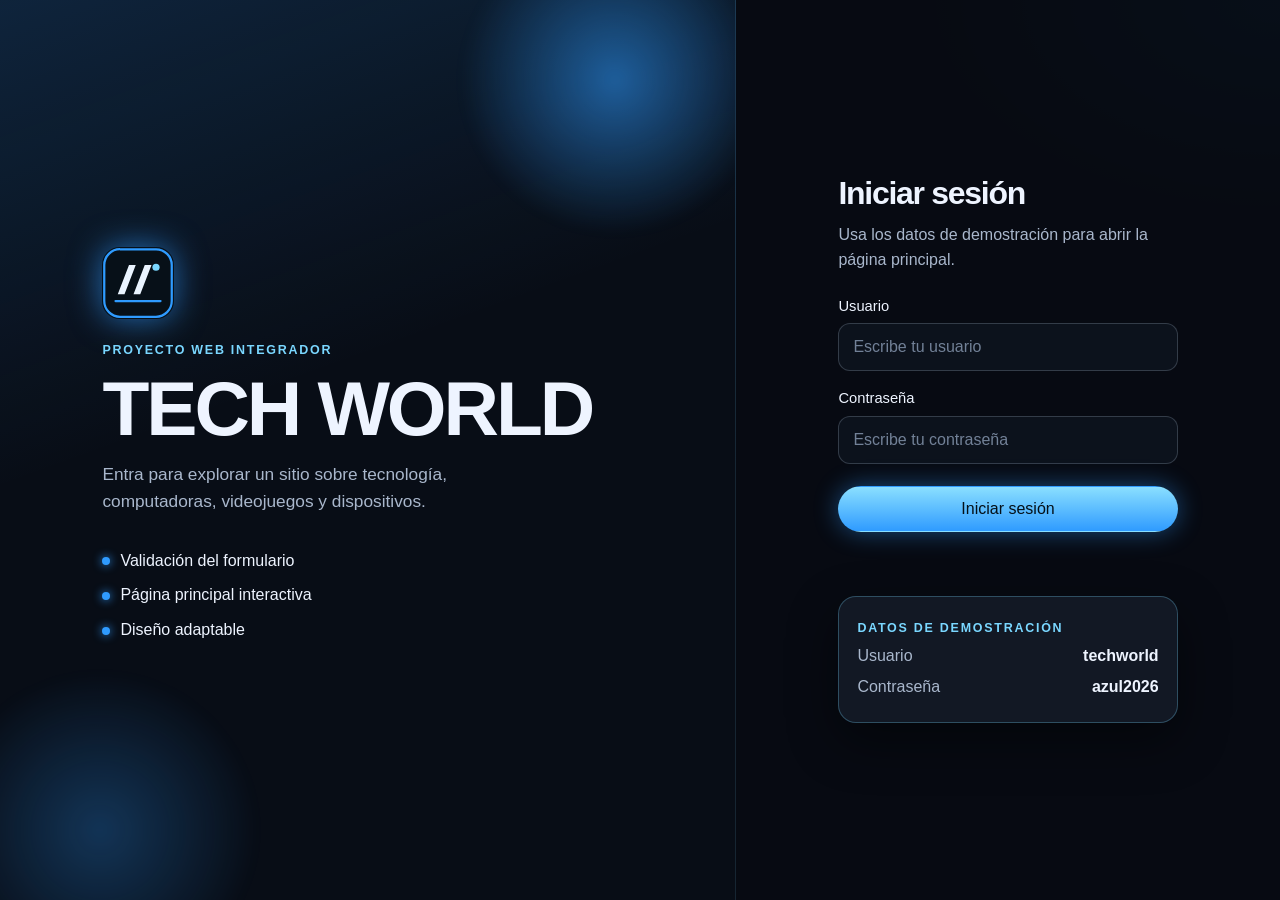
<file: index.html>
<!DOCTYPE html>
<html lang="es">
<head>
  <meta charset="UTF-8">
  <meta name="viewport" content="width=device-width, initial-scale=1.0">
  <title>TECH WORLD | Iniciar sesión</title>
  <meta name="description" content="Acceso de demostración al sitio TECH WORLD.">
  <link rel="icon" href="logo.svg" type="image/svg+xml">
  <link rel="stylesheet" href="estilos.css">
</head>
<body class="pagina-acceso" data-pagina="acceso">
  <main class="acceso">
    <section class="acceso-marca" aria-label="Presentación de TECH WORLD">
      <div class="resplandor resplandor-a" aria-hidden="true"></div>
      <div class="resplandor resplandor-b" aria-hidden="true"></div>
      <img class="logo-grande" src="logo.svg" alt="Logotipo de TECH WORLD" width="72" height="72">
      <p class="etiqueta">Proyecto web integrador</p>
      <h1>TECH WORLD</h1>
      <p class="texto-marca">
        Entra para explorar un sitio sobre tecnología, computadoras, videojuegos y dispositivos.
      </p>
      <ul class="lista-marca">
        <li>Validación del formulario</li>
        <li>Página principal interactiva</li>
        <li>Diseño adaptable</li>
      </ul>
    </section>

    <section class="acceso-panel" aria-labelledby="titulo-acceso">
      <h2 id="titulo-acceso">Iniciar sesión</h2>
      <p class="ayuda">Usa los datos de demostración para abrir la página principal.</p>

      <form id="formulario-acceso" action="#" method="post" novalidate>
        <div class="campo">
          <label for="usuario">Usuario</label>
          <input id="usuario" name="usuario" type="text" autocomplete="username" placeholder="Escribe tu usuario" spellcheck="false">
        </div>

        <div class="campo">
          <label for="clave">Contraseña</label>
          <input id="clave" name="clave" type="password" autocomplete="current-password" placeholder="Escribe tu contraseña">
        </div>

        <button class="boton boton-principal" type="submit">Iniciar sesión</button>
        <p id="mensaje-acceso" class="mensaje" role="status" aria-live="polite"></p>
      </form>

      <aside class="datos-demo">
        <p class="etiqueta">Datos de demostración</p>
        <p><span>Usuario</span> <strong>techworld</strong></p>
        <p><span>Contraseña</span> <strong>azul2026</strong></p>
      </aside>

      <noscript>
        <p class="mensaje error">Activa JavaScript para validar el acceso.</p>
      </noscript>
    </section>
  </main>

  <script src="script.js"></script>
</body>
</html>
</file>
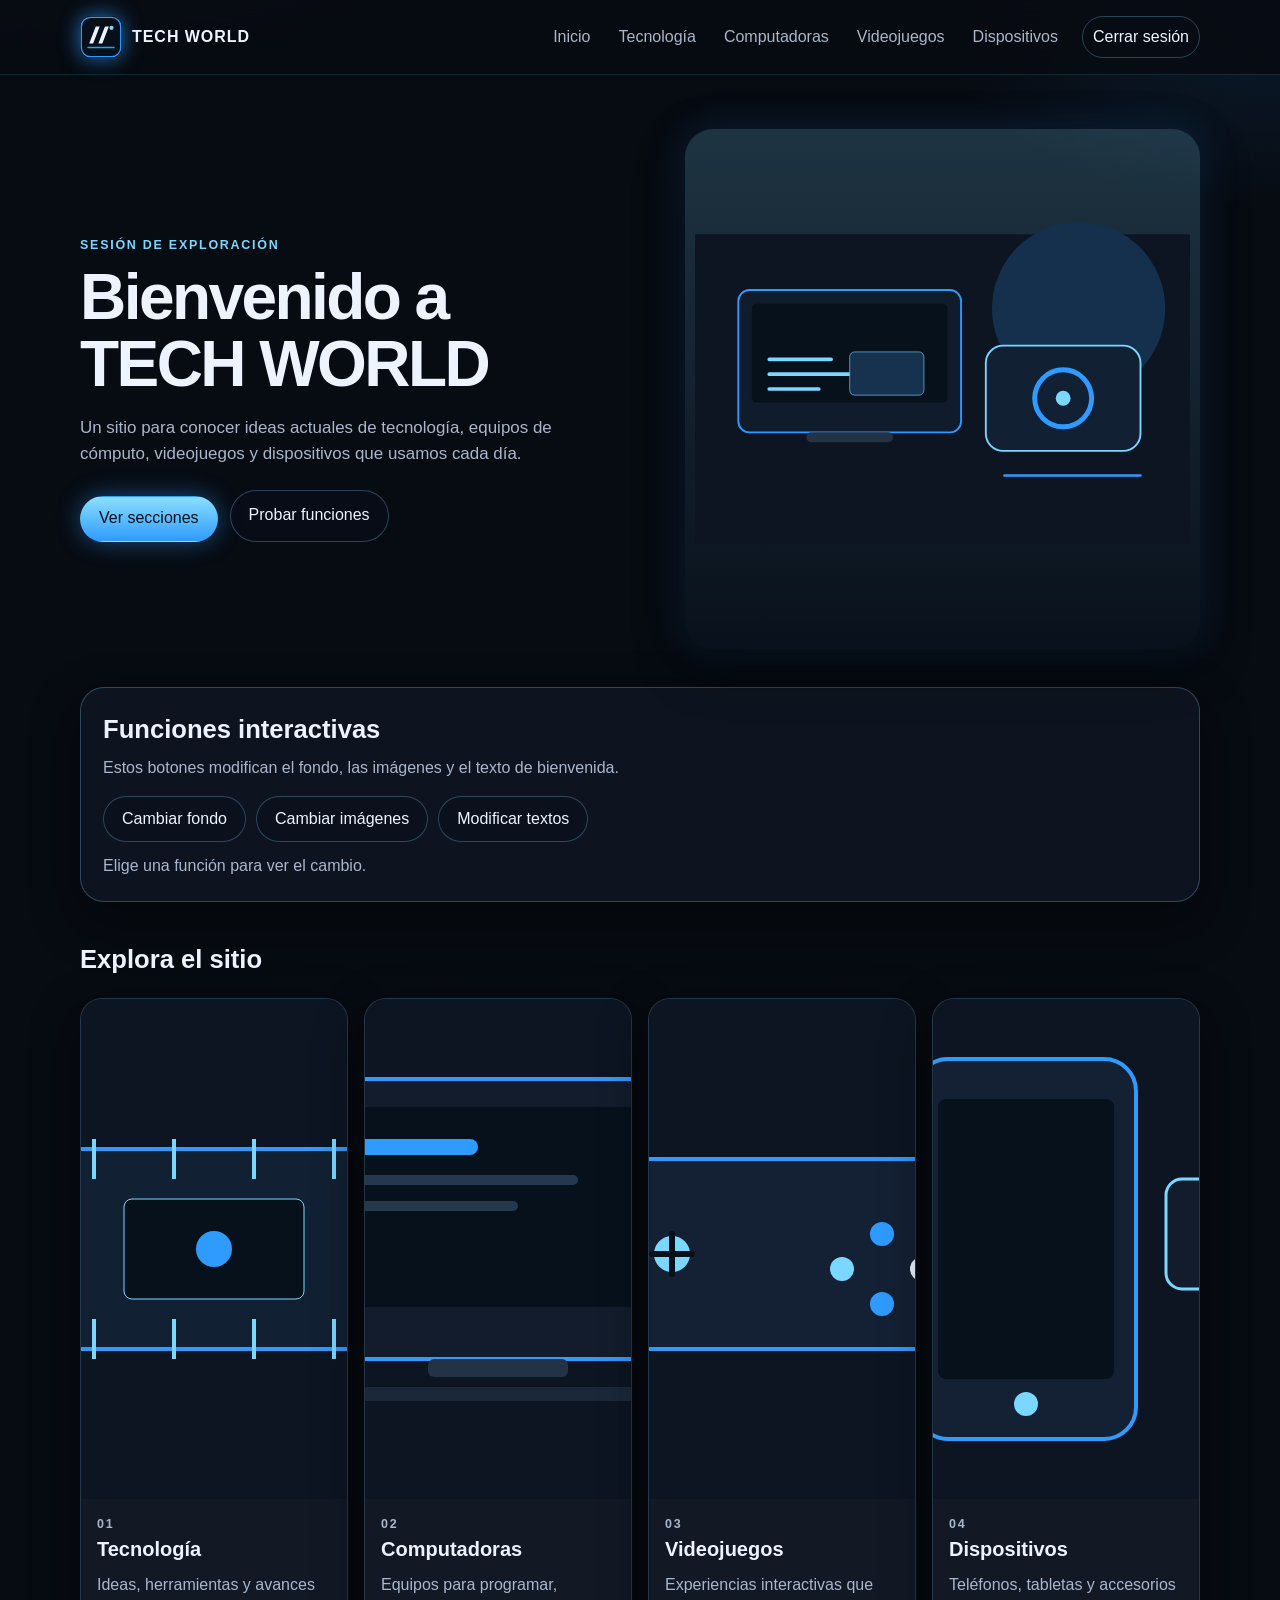
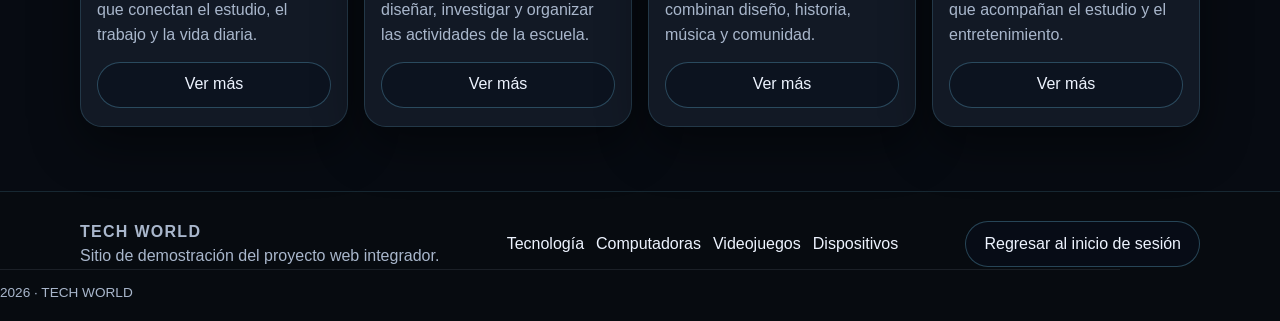
<file: inicio.html>
<!DOCTYPE html>
<html lang="es">
<head>
  <meta charset="UTF-8">
  <meta name="viewport" content="width=device-width, initial-scale=1.0">
  <title>TECH WORLD | Inicio</title>
  <meta name="description" content="TECH WORLD: tecnología, computadoras, videojuegos y dispositivos.">
  <link rel="icon" href="logo.svg" type="image/svg+xml">
  <link rel="stylesheet" href="estilos.css">
</head>
<body class="pagina-inicio tema-noche" data-pagina="inicio">
  <header class="encabezado" id="inicio-pagina">
    <div class="contenedor barra">
      <a class="marca" href="#inicio-pagina">
        <img src="logo.svg" alt="Logotipo de TECH WORLD" width="42" height="42">
        <span>TECH WORLD</span>
      </a>

      <button class="boton-menu" id="boton-menu" type="button" aria-expanded="false" aria-controls="navegacion">
        Menú
      </button>

      <nav class="navegacion" id="navegacion" aria-label="Principal">
        <a href="#inicio-pagina">Inicio</a>
        <a href="#tecnologia">Tecnología</a>
        <a href="#computadoras">Computadoras</a>
        <a href="#videojuegos">Videojuegos</a>
        <a href="#dispositivos">Dispositivos</a>
        <a class="enlace-salir" id="cerrar-sesion" href="index.html">Cerrar sesión</a>
      </nav>
    </div>
  </header>

  <main>
    <section class="hero contenedor" aria-labelledby="titulo-bienvenida">
      <div class="hero-texto">
        <p class="etiqueta" id="saludo-usuario">Sesión de exploración</p>
        <h1 id="titulo-bienvenida">Bienvenido a TECH WORLD</h1>
        <p id="texto-bienvenida">
          Un sitio para conocer ideas actuales de tecnología, equipos de cómputo, videojuegos y dispositivos que usamos cada día.
        </p>
        <div class="hero-acciones">
          <a class="boton boton-principal" href="#tecnologia">Ver secciones</a>
          <a class="boton boton-secundario" href="#interacciones">Probar funciones</a>
        </div>
      </div>
      <figure class="hero-figura">
        <img id="imagen-hero" src="hero-1.svg" alt="Ilustración de un espacio tecnológico con pantallas y conexiones" width="800" height="500">
      </figure>
    </section>

    <section class="interacciones contenedor revelar" id="interacciones" aria-labelledby="titulo-interacciones">
      <div class="interacciones-encabezado">
        <h2 id="titulo-interacciones">Funciones interactivas</h2>
        <p>Estos botones modifican el fondo, las imágenes y el texto de bienvenida.</p>
      </div>
      <div class="grupo-botones">
        <button class="boton boton-secundario" id="btn-fondo" type="button">Cambiar fondo</button>
        <button class="boton boton-secundario" id="btn-imagenes" type="button">Cambiar imágenes</button>
        <button class="boton boton-secundario" id="btn-textos" type="button">Modificar textos</button>
      </div>
      <p id="estado-interaccion" class="estado" role="status" aria-live="polite">Elige una función para ver el cambio.</p>
    </section>

    <section class="seccion contenedor" aria-labelledby="titulo-temas">
      <h2 id="titulo-temas" class="titulo-seccion">Explora el sitio</h2>
      <div class="rejilla">
        <article class="tarjeta revelar" id="tecnologia">
          <img class="imagen-tema" data-tema="tecnologia" src="tecnologia-1.svg" alt="Circuito que representa la tecnología" width="800" height="500">
          <div class="tarjeta-cuerpo">
            <p class="etiqueta">01</p>
            <h3>Tecnología</h3>
            <p>Ideas, herramientas y avances que conectan el estudio, el trabajo y la vida diaria.</p>
            <button class="boton boton-texto" type="button" aria-expanded="false">Ver más</button>
            <p class="detalle">Incluye software, conectividad y proyectos que se pueden construir paso a paso.</p>
          </div>
        </article>

        <article class="tarjeta revelar" id="computadoras">
          <img class="imagen-tema" data-tema="computadoras" src="computadoras-1.svg" alt="Computadora de escritorio con monitor y teclado" width="800" height="500">
          <div class="tarjeta-cuerpo">
            <p class="etiqueta">02</p>
            <h3>Computadoras</h3>
            <p>Equipos para programar, diseñar, investigar y organizar las actividades de la escuela.</p>
            <button class="boton boton-texto" type="button" aria-expanded="false">Ver más</button>
            <p class="detalle">El rendimiento depende del procesador, la memoria y el cuidado del sistema.</p>
          </div>
        </article>

        <article class="tarjeta revelar" id="videojuegos">
          <img class="imagen-tema" data-tema="videojuegos" src="videojuegos-1.svg" alt="Control de videojuegos sobre un fondo digital" width="800" height="500">
          <div class="tarjeta-cuerpo">
            <p class="etiqueta">03</p>
            <h3>Videojuegos</h3>
            <p>Experiencias interactivas que combinan diseño, historia, música y comunidad.</p>
            <button class="boton boton-texto" type="button" aria-expanded="false">Ver más</button>
            <p class="detalle">También sirven para practicar lógica, reacción y trabajo en equipo.</p>
          </div>
        </article>

        <article class="tarjeta revelar" id="dispositivos">
          <img class="imagen-tema" data-tema="dispositivos" src="dispositivos-1.svg" alt="Teléfono y accesorios tecnológicos" width="800" height="500">
          <div class="tarjeta-cuerpo">
            <p class="etiqueta">04</p>
            <h3>Dispositivos</h3>
            <p>Teléfonos, tabletas y accesorios que acompañan el estudio y el entretenimiento.</p>
            <button class="boton boton-texto" type="button" aria-expanded="false">Ver más</button>
            <p class="detalle">Conviene elegirlos según la batería, el almacenamiento y el uso real.</p>
          </div>
        </article>
      </div>
    </section>
  </main>

  <footer class="pie">
    <div class="contenedor pie-contenido">
      <div>
        <p class="marca-pie">TECH WORLD</p>
        <p>Sitio de demostración del proyecto web integrador.</p>
      </div>
      <nav aria-label="Pie de página">
        <a href="#tecnologia">Tecnología</a>
        <a href="#computadoras">Computadoras</a>
        <a href="#videojuegos">Videojuegos</a>
        <a href="#dispositivos">Dispositivos</a>
      </nav>
      <a class="boton boton-secundario" id="cerrar-sesion-pie" href="index.html">Regresar al inicio de sesión</a>
    </div>
    <p class="nota-pie">2026 · TECH WORLD</p>
  </footer>

  <script src="script.js"></script>
</body>
</html>
</file>
<file: estilos.css>
/* TECH WORLD — estilos del acceso y de la página principal */

:root {
  --fondo: #070b12;
  --fondo-2: #101722;
  --tarjeta: #141c28;
  --texto: #eef4ff;
  --texto-suave: #a9b7cc;
  --azul: #2f9bff;
  --azul-brillo: #7ad7ff;
  --linea: rgba(122, 215, 255, 0.28);
  --sombra: 0 18px 50px rgba(0, 0, 0, 0.45);
  --radio: 18px;
  --ancho: 1120px;
}

* {
  box-sizing: border-box;
}

html {
  scroll-behavior: smooth;
}

body {
  margin: 0;
  min-height: 100vh;
  color: var(--texto);
  font-family: "Segoe UI", "Helvetica Neue", Arial, sans-serif;
  background:
    radial-gradient(900px 480px at 8% -10%, rgba(47, 155, 255, 0.22), transparent 55%),
    radial-gradient(700px 420px at 100% 0%, rgba(47, 155, 255, 0.12), transparent 50%),
    var(--fondo);
  line-height: 1.55;
}

img {
  max-width: 100%;
  display: block;
}

a {
  color: inherit;
  text-decoration: none;
}

button,
input {
  font: inherit;
}

.contenedor {
  width: min(var(--ancho), calc(100% - 32px));
  margin-inline: auto;
}

.etiqueta {
  margin: 0 0 8px;
  color: var(--azul-brillo);
  font-size: 0.78rem;
  font-weight: 700;
  letter-spacing: 0.14em;
  text-transform: uppercase;
}

.boton {
  display: inline-flex;
  align-items: center;
  justify-content: center;
  min-height: 46px;
  padding: 0 18px;
  border: 1px solid transparent;
  border-radius: 999px;
  cursor: pointer;
  transition: transform 0.2s ease, box-shadow 0.2s ease, background 0.2s ease, border-color 0.2s ease;
}

.boton:hover {
  transform: translateY(-2px);
}

.boton:focus-visible,
a:focus-visible,
input:focus-visible,
.boton-menu:focus-visible {
  outline: 2px solid var(--azul-brillo);
  outline-offset: 3px;
}

.boton-principal {
  color: #041018;
  background: linear-gradient(180deg, #8adfff, var(--azul));
  box-shadow: 0 0 24px rgba(47, 155, 255, 0.45);
}

.boton-secundario,
.boton-texto {
  color: var(--texto);
  background: rgba(8, 16, 28, 0.55);
  border-color: var(--linea);
}

.boton-secundario:hover,
.boton-texto:hover,
.enlace-salir:hover {
  border-color: var(--azul-brillo);
  box-shadow: 0 0 18px rgba(47, 155, 255, 0.28);
}

/* Acceso */

.pagina-acceso {
  min-height: 100vh;
}

.acceso {
  display: grid;
  grid-template-columns: 1.15fr 0.85fr;
  min-height: 100vh;
}

.acceso-marca,
.acceso-panel {
  position: relative;
  padding: 56px 8vw;
}

.acceso-marca {
  display: flex;
  flex-direction: column;
  justify-content: center;
  overflow: hidden;
  background:
    linear-gradient(160deg, rgba(47, 155, 255, 0.16), transparent 42%),
    #080d16;
  border-right: 1px solid rgba(122, 215, 255, 0.12);
}

.resplandor {
  position: absolute;
  width: 320px;
  height: 320px;
  border-radius: 50%;
  background: radial-gradient(circle, rgba(47, 155, 255, 0.55), transparent 68%);
  filter: blur(6px);
  pointer-events: none;
}

.resplandor-a {
  top: -80px;
  right: -40px;
}

.resplandor-b {
  bottom: -90px;
  left: -60px;
  background: radial-gradient(circle, rgba(47, 155, 255, 0.28), transparent 70%);
}

.logo-grande {
  width: 72px;
  height: 72px;
  margin-bottom: 22px;
  filter: drop-shadow(0 0 16px rgba(47, 155, 255, 0.65));
}

.acceso-marca h1,
.hero h1,
.acceso-panel h2 {
  margin: 0 0 12px;
  line-height: 1.05;
  letter-spacing: -0.04em;
}

.acceso-marca h1 {
  font-size: clamp(3rem, 6vw, 5.4rem);
}

.texto-marca {
  max-width: 460px;
  margin: 0 0 24px;
  color: var(--texto-suave);
  font-size: 1.08rem;
}

.lista-marca {
  margin: 0;
  padding: 0;
  list-style: none;
}

.lista-marca li {
  position: relative;
  margin: 10px 0;
  padding-left: 18px;
  color: var(--texto);
}

.lista-marca li::before {
  content: "";
  position: absolute;
  left: 0;
  top: 0.55em;
  width: 8px;
  height: 8px;
  border-radius: 50%;
  background: var(--azul);
  box-shadow: 0 0 10px var(--azul);
}

.acceso-panel {
  display: flex;
  flex-direction: column;
  justify-content: center;
  background: rgba(7, 11, 18, 0.78);
}

.acceso-panel h2 {
  font-size: 2rem;
}

.ayuda {
  margin: 0 0 22px;
  color: var(--texto-suave);
}

.campo {
  margin-bottom: 16px;
}

.campo label {
  display: block;
  margin-bottom: 6px;
  font-size: 0.92rem;
}

.campo input {
  width: 100%;
  min-height: 48px;
  padding: 0 14px;
  color: var(--texto);
  background: #0c121c;
  border: 1px solid rgba(169, 183, 204, 0.25);
  border-radius: 12px;
}

.campo input::placeholder {
  color: #728197;
}

.campo input:focus {
  border-color: var(--azul);
  box-shadow: 0 0 0 4px rgba(47, 155, 255, 0.15);
}

.campo input.invalido {
  border-color: #ff6b7a;
  box-shadow: 0 0 0 4px rgba(255, 107, 122, 0.12);
}

.boton-principal {
  width: 100%;
  margin-top: 6px;
}

.mensaje {
  min-height: 1.4em;
  margin: 14px 0 0;
  font-size: 0.95rem;
}

.mensaje.error {
  color: #ff8b98;
}

.mensaje.ok {
  color: #8dffc7;
}

.datos-demo {
  margin-top: 28px;
  padding: 16px 18px;
  background: rgba(20, 28, 40, 0.85);
  border: 1px solid var(--linea);
  border-radius: var(--radio);
  box-shadow: var(--sombra);
}

.datos-demo p {
  display: flex;
  justify-content: space-between;
  gap: 12px;
  margin: 6px 0;
}

.datos-demo span {
  color: var(--texto-suave);
}

.sacudir {
  animation: sacudir 0.42s ease;
}

@keyframes sacudir {
  0%, 100% { transform: translateX(0); }
  25% { transform: translateX(-6px); }
  50% { transform: translateX(6px); }
  75% { transform: translateX(-3px); }
}

/* Página principal */

.encabezado {
  position: sticky;
  top: 0;
  z-index: 20;
  background: rgba(7, 11, 18, 0.88);
  border-bottom: 1px solid rgba(122, 215, 255, 0.14);
  backdrop-filter: blur(14px);
}

.barra {
  display: flex;
  align-items: center;
  justify-content: space-between;
  gap: 18px;
  min-height: 74px;
}

.marca {
  display: flex;
  align-items: center;
  gap: 10px;
  font-weight: 800;
  letter-spacing: 0.06em;
}

.marca img {
  filter: drop-shadow(0 0 10px rgba(47, 155, 255, 0.7));
}

.navegacion {
  display: flex;
  align-items: center;
  gap: 8px;
}

.navegacion a {
  padding: 8px 10px;
  color: var(--texto-suave);
  border-radius: 999px;
}

.navegacion a:hover {
  color: var(--texto);
  background: rgba(47, 155, 255, 0.12);
}

.enlace-salir {
  margin-left: 6px;
  color: var(--texto) !important;
  border: 1px solid var(--linea);
}

.boton-menu {
  display: none;
  min-height: 40px;
  padding: 0 14px;
  color: var(--texto);
  background: transparent;
  border: 1px solid var(--linea);
  border-radius: 999px;
  cursor: pointer;
}

.hero {
  display: grid;
  grid-template-columns: 1.05fr 0.95fr;
  gap: 36px;
  align-items: center;
  padding: 54px 0 20px;
}

.hero h1 {
  max-width: 12ch;
  font-size: clamp(2.5rem, 5vw, 4.4rem);
}

.hero-texto p:not(.etiqueta) {
  max-width: 520px;
  color: var(--texto-suave);
  font-size: 1.06rem;
}

.hero-acciones {
  display: flex;
  flex-wrap: wrap;
  gap: 12px;
  margin-top: 22px;
}

.hero-acciones .boton-principal {
  width: auto;
}

.hero-figura {
  margin: 0;
  padding: 10px;
  background: linear-gradient(180deg, rgba(122, 215, 255, 0.2), rgba(47, 155, 255, 0.04));
  border-radius: 28px;
  box-shadow: var(--sombra), 0 0 40px rgba(47, 155, 255, 0.18);
}

.hero-figura img,
.tarjeta img {
  width: 100%;
  border-radius: 20px;
  transition: opacity 0.25s ease, transform 0.45s ease;
}

.hero-figura img.cambiando,
.tarjeta img.cambiando {
  opacity: 0.15;
}

.interacciones {
  margin: 18px auto 10px;
  padding: 22px;
  background: rgba(16, 23, 34, 0.86);
  border: 1px solid var(--linea);
  border-radius: 24px;
  box-shadow: var(--sombra);
}

.interacciones-encabezado h2,
.titulo-seccion {
  margin: 0 0 6px;
  font-size: 1.6rem;
}

.interacciones-encabezado p,
.estado {
  margin: 0;
  color: var(--texto-suave);
}

.grupo-botones {
  display: flex;
  flex-wrap: wrap;
  gap: 10px;
  margin: 16px 0 12px;
}

.seccion {
  padding: 28px 0 64px;
}

.rejilla {
  display: grid;
  grid-template-columns: repeat(4, 1fr);
  gap: 16px;
  margin-top: 18px;
}

.tarjeta {
  overflow: hidden;
  background: rgba(20, 28, 40, 0.92);
  border: 1px solid rgba(122, 215, 255, 0.16);
  border-radius: 22px;
  box-shadow: var(--sombra);
  transition: transform 0.25s ease, border-color 0.25s ease, box-shadow 0.25s ease;
}

.tarjeta:hover {
  transform: translateY(-6px);
  border-color: rgba(122, 215, 255, 0.7);
  box-shadow: var(--sombra), 0 0 26px rgba(47, 155, 255, 0.22);
}

.tarjeta img {
  aspect-ratio: 16 / 10;
  object-fit: cover;
  border-radius: 0;
}

.tarjeta:hover img {
  transform: scale(1.04);
}

.tarjeta-cuerpo {
  padding: 16px 16px 18px;
}

.tarjeta h3 {
  margin: 0 0 8px;
  font-size: 1.25rem;
}

.tarjeta p {
  margin: 0;
  color: var(--texto-suave);
}

.boton-texto {
  width: 100%;
  margin-top: 14px;
}

.detalle {
  display: none;
  margin-top: 12px !important;
  color: var(--texto) !important;
}

.tarjeta.abierta .detalle {
  display: block;
}

.tarjeta.abierta {
  border-color: var(--azul-brillo);
}

.pie {
  padding: 28px 0 18px;
  background: #070b10;
  border-top: 1px solid rgba(122, 215, 255, 0.14);
}

.pie-contenido {
  display: flex;
  justify-content: space-between;
  gap: 24px;
  align-items: center;
}

.marca-pie {
  margin: 0 0 4px;
  font-weight: 800;
  letter-spacing: 0.08em;
}

.pie p {
  margin: 0;
  color: var(--texto-suave);
}

.pie nav {
  display: flex;
  flex-wrap: wrap;
  gap: 12px;
}

.pie nav a:hover {
  color: var(--azul-brillo);
}

.nota-pie {
  width: min(var(--ancho), calc(100% - 32px));
  margin: 18px auto 0;
  padding-top: 12px;
  border-top: 1px solid rgba(169, 183, 204, 0.12);
  color: #7f8da1;
  font-size: 0.85rem;
}

/* Aparición de secciones */

.js .revelar {
  opacity: 0;
  transform: translateY(26px);
}

.js .revelar.visible {
  opacity: 1;
  transform: none;
  transition: opacity 0.7s ease, transform 0.7s ease;
}

.pulso {
  animation: pulso 0.45s ease;
}

@keyframes pulso {
  from { opacity: 0.35; transform: translateY(6px); }
  to { opacity: 1; transform: none; }
}

section[id] {
  scroll-margin-top: 90px;
}

/* Temas de fondo */

body.tema-electrico {
  --fondo: #031426;
  --fondo-2: #07243d;
  --tarjeta: #0c2742;
  --azul: #3ecbff;
  --azul-brillo: #b7f3ff;
  background:
    radial-gradient(820px 520px at 85% 0%, rgba(0, 190, 255, 0.48), transparent 58%),
    radial-gradient(640px 420px at 0% 90%, rgba(0, 90, 255, 0.38), transparent 55%),
    #031426;
}

body.tema-grafito {
  --fondo: #15171b;
  --fondo-2: #22262c;
  --tarjeta: #2a2f36;
  --azul: #9fd8ff;
  --azul-brillo: #d5ecff;
  --linea: rgba(213, 236, 255, 0.28);
  background:
    radial-gradient(760px 420px at 15% 0%, rgba(190, 200, 210, 0.18), transparent 56%),
    #141618;
}

body.tema-electrico .encabezado,
body.tema-grafito .encabezado {
  background: color-mix(in srgb, var(--fondo) 88%, transparent);
}

/* Adaptable */

@media (max-width: 980px) {
  .acceso,
  .hero,
  .rejilla,
  .pie-contenido {
    grid-template-columns: 1fr;
    display: grid;
  }

  .rejilla {
    grid-template-columns: 1fr 1fr;
  }

  .acceso-marca {
    min-height: auto;
    border-right: 0;
    border-bottom: 1px solid rgba(122, 215, 255, 0.12);
  }

  .pie-contenido {
    justify-items: start;
  }
}

@media (max-width: 720px) {
  .boton-menu {
    display: inline-flex;
  }

  .barra {
    position: relative;
    flex-wrap: wrap;
    padding: 12px 0;
  }

  .navegacion {
    display: none;
    position: absolute;
    top: calc(100% + 1px);
    left: 0;
    right: 0;
    flex-direction: column;
    align-items: stretch;
    padding: 12px;
    background: #0c121b;
    border: 1px solid var(--linea);
    border-radius: 16px;
  }

  .navegacion.abierta {
    display: flex;
  }

  .enlace-salir {
    margin-left: 0;
    text-align: center;
  }

  .hero {
    padding-top: 28px;
  }

  .hero h1 {
    max-width: none;
  }

  .rejilla,
  .acceso-marca,
  .acceso-panel {
    padding-left: 22px;
    padding-right: 22px;
  }

  .rejilla {
    grid-template-columns: 1fr;
    padding: 0;
  }

  .grupo-botones .boton,
  .hero-acciones .boton,
  .pie .boton {
    width: 100%;
  }
}

@media (prefers-reduced-motion: reduce) {
  html {
    scroll-behavior: auto;
  }

  *,
  *::before,
  *::after {
    animation: none !important;
    transition: none !important;
  }
}
</file>
